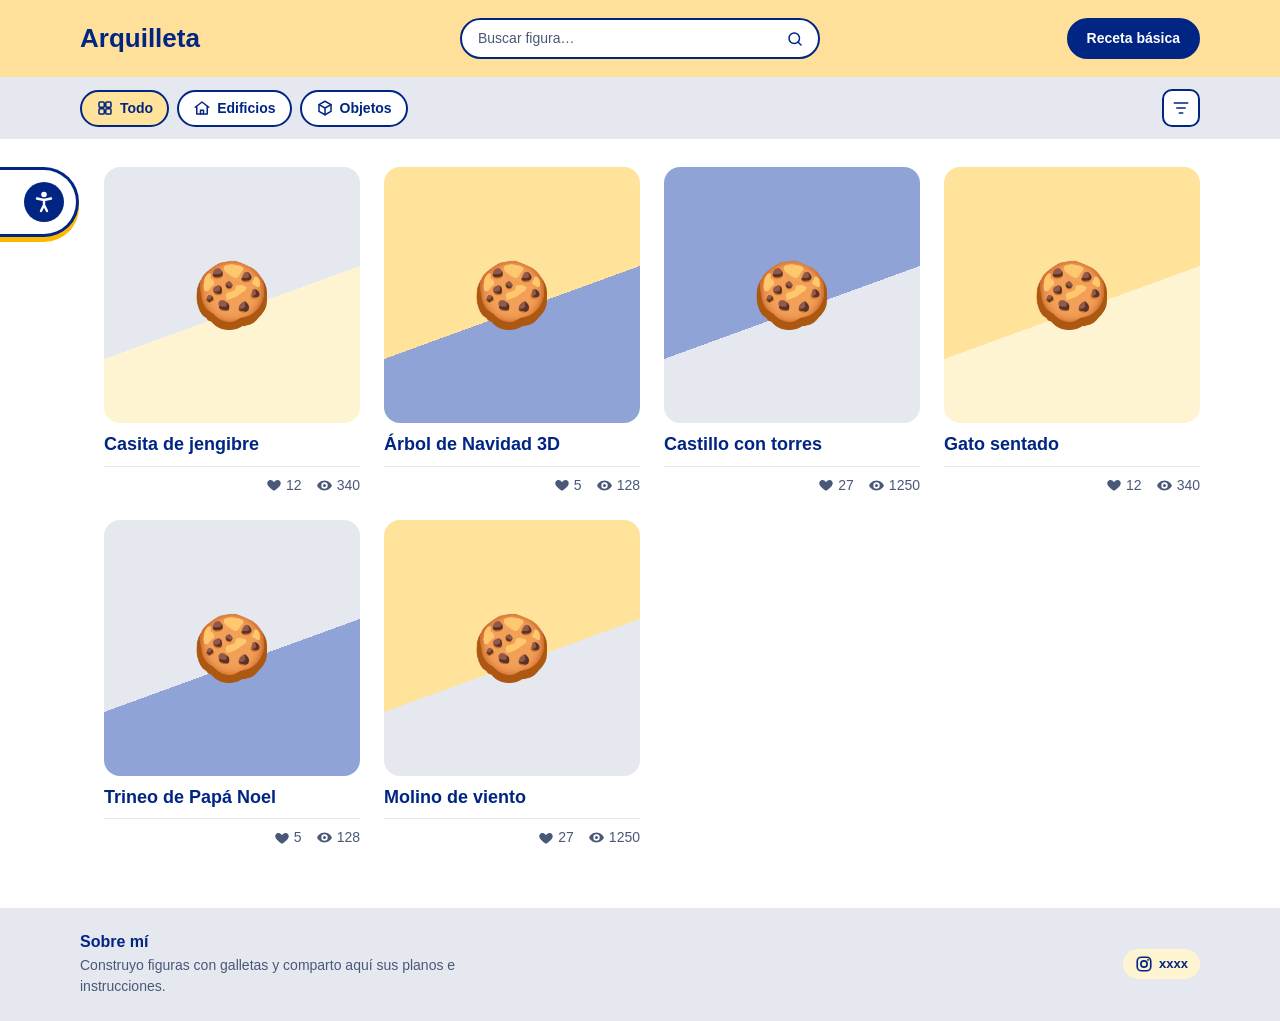
<file: index.html>
<!doctype html>
<html lang="es">
<head>
  <meta charset="utf-8">
  <meta name="viewport" content="width=device-width, initial-scale=1">
  <title>Arquilleta</title>
  <meta name="description" content="Planos e instrucciones para construir figuras con galletas.">
  <link rel="stylesheet" href="estilos.css">
</head>
<body>

  <!-- Menú superior: título · búsqueda · receta básica -->
  <header class="topbar">
    <div class="wrap top">
      <a class="brand" href="main.html">Arquilleta</a>

      <form class="search" role="search" onsubmit="return false">
        <input id="buscar" type="search" placeholder="Buscar figura…" aria-label="Buscar figura">
        <button type="submit" aria-label="Buscar">
          <svg viewBox="0 0 24 24" width="18" height="18" fill="none" stroke="currentColor" stroke-width="2" stroke-linecap="round"><circle cx="11" cy="11" r="7"/><path d="m20 20-4-4"/></svg>
        </button>
      </form>

      <button class="btn" type="button" id="abrir-receta" aria-haspopup="dialog">Receta básica</button>
    </div>
  </header>

  <!-- Menú inferior: filtros por categoría · filtro de búsqueda -->
  <nav class="filterbar" aria-label="Filtrar por categoría">
    <div class="wrap filters">
      <div class="chips" id="chips"></div>
      <button class="icon-btn" type="button" aria-label="Filtrar búsqueda" title="Filtrar búsqueda">
        <svg viewBox="0 0 24 24" width="20" height="20" fill="none" stroke="currentColor" stroke-width="2" stroke-linecap="round"><path d="M4 6h16M7 12h10M10 18h4"/></svg>
      </button>
    </div>
  </nav>
 
  <!-- Centro: botón de accesibilidad · cuadrícula -->
  <div class="wrap layout">
    <aside class="side">
      <button class="tab" type="button" id="abrir-a11y" aria-label="Accesibilidad" aria-expanded="false" aria-controls="a11y">
        <span class="tab-ico" aria-hidden="true">
          <svg viewBox="0 0 24 24" width="24" height="24" fill="none" stroke="currentColor" stroke-width="2.4" stroke-linecap="round" stroke-linejoin="round"><circle cx="12" cy="4.5" r="1.6" fill="currentColor"/><path d="M5 8.5l7 1.5 7-1.5M12 10v5M12 15l-3 6M12 15l3 6"/></svg>
        </span>
      </button>

      <!-- Ventana de accesibilidad -->
      <dialog class="a11y" id="a11y" aria-labelledby="a11y-titulo">
        <div class="a11y-head">
          <h2 id="a11y-titulo">Opciones de accesibilidad</h2>
          <button class="cerrar" type="button" id="cerrar-a11y" aria-label="Cerrar opciones de accesibilidad">
            <svg viewBox="0 0 24 24" width="20" height="20" fill="none" stroke="currentColor" stroke-width="2.6" stroke-linecap="round"><path d="M6 6l12 12M18 6 6 18"/></svg>
          </button>
        </div>
        <p class="a11y-estado" id="a11y-estado" aria-live="polite">Tamaño del texto: 100%</p>

        <div class="a11y-grid">
          <button type="button" class="a11y-btn" id="texto-mas">
            <span class="a11y-ico txt" aria-hidden="true">A+</span>Aumentar texto
          </button>
          <button type="button" class="a11y-btn" id="texto-menos">
            <span class="a11y-ico txt" aria-hidden="true">A−</span>Disminuir texto
          </button>
          <button type="button" class="a11y-btn" data-opt="contraste" aria-pressed="false">
            <svg class="a11y-ico" viewBox="0 0 32 32" aria-hidden="true"><rect x="5" y="5" width="22" height="22" fill="none" stroke="currentColor" stroke-width="2.5"/><path d="M5 27 27 5v22z" fill="currentColor"/></svg>Blanco y negro
          </button>
          <button type="button" class="a11y-btn" data-opt="cursor" aria-pressed="false">
            <svg class="a11y-ico" viewBox="0 0 32 32" aria-hidden="true"><path d="M7 4l18 11-8 2 5 9-4 2-5-9-6 6z" fill="currentColor"/></svg>Cursor grande
          </button>
          <button type="button" class="a11y-btn" data-opt="enlaces" aria-pressed="false">
            <svg class="a11y-ico" viewBox="0 0 32 32" fill="none" stroke="currentColor" stroke-width="2.6" stroke-linecap="round" aria-hidden="true"><path d="M14 18a5 5 0 0 0 7 0l5-5a5 5 0 0 0-7-7l-1.5 1.5"/><path d="M18 14a5 5 0 0 0-7 0l-5 5a5 5 0 0 0 7 7l1.5-1.5"/></svg>Resaltar enlaces y botones
          </button>
          <button type="button" class="a11y-btn" data-opt="espaciado" aria-pressed="false">
            <svg class="a11y-ico" viewBox="0 0 32 32" fill="none" stroke="currentColor" stroke-width="2.6" stroke-linecap="round" stroke-linejoin="round" aria-hidden="true"><path d="M16 4v24M11 9l5-5 5 5M11 23l5 5 5-5"/></svg>Más espacio entre líneas
          </button>
          <button type="button" class="a11y-btn" id="a11y-reset">
            <svg class="a11y-ico" viewBox="0 0 32 32" fill="none" stroke="currentColor" stroke-width="2.6" stroke-linecap="round" stroke-linejoin="round" aria-hidden="true"><path d="M26 16a10 10 0 1 1-3-7.1"/><path d="M24 4v6h-6"/></svg>Restablecer
          </button>
        </div>
      </dialog>
    </aside>

    <main class="grid" id="grid"></main>
  </div>

  <!-- Barra inferior: sobre mí · redes sociales -->
  <footer>
    <div class="wrap bottom">
      <div class="about" id="sobre">
        <h2>Sobre mí</h2>
        <p>Construyo figuras con galletas y comparto aquí sus planos e instrucciones.</p>
      </div>
      <ul class="social" aria-label="Redes sociales">
        <li>
          <span>
            <svg viewBox="0 0 24 24" width="18" height="18" fill="none" stroke="currentColor" stroke-width="2.2" role="img" aria-label="Instagram"><rect x="3" y="3" width="18" height="18" rx="5.5"/><circle cx="12" cy="12" r="4.2"/><circle cx="17.4" cy="6.6" r="1.2" fill="currentColor" stroke="none"/></svg>
            xxxx
          </span>
        </li>
      </ul>
    </div>
  </footer>

  <!-- Ventana con la receta básica -->
  <dialog class="receta" id="receta" aria-labelledby="receta-titulo">
    <div class="receta-head">
      <h2 id="receta-titulo">Receta básica</h2>
      <form method="dialog">
        <button class="cerrar" aria-label="Cerrar receta">
          <svg viewBox="0 0 24 24" width="22" height="22" fill="none" stroke="currentColor" stroke-width="2.4" stroke-linecap="round"><path d="M6 6l12 12M18 6 6 18"/></svg>
        </button>
      </form>
    </div>

    <div class="receta-body">
      <section>
        <h3>Galletas para construir</h3>
        <p class="nota">Masa firme que no se deforma en el horno, ideal para piezas que tienen que encajar.</p>
        <h4>Ingredientes</h4>
        <ul>
          <li>500 g de harina de trigo</li>
          <li>250 g de mantequilla fría en cubos</li>
          <li>200 g de azúcar glas</li>
          <li>1 huevo grande</li>
          <li>1 cucharadita de extracto de vainilla</li>
          <li>1 pizca de sal</li>
        </ul>
        <h4>Pasos</h4>
        <ol>
          <li>Mezcla la harina, el azúcar glas y la sal.</li>
          <li>Añade la mantequilla y frota con los dedos hasta que parezca arena.</li>
          <li>Incorpora el huevo y la vainilla y amasa lo justo hasta formar una bola.</li>
          <li>Estira la masa entre dos papeles de horno a 5 mm de grosor y refrigera 30 min.</li>
          <li>Corta las piezas con las plantillas y vuelve a enfriarlas 10 min en la bandeja.</li>
          <li>Hornea a 170 °C durante 12–15 min, hasta que los bordes estén apenas dorados.</li>
          <li>Si alguna pieza ha crecido, recórtala con la plantilla nada más sacarla, en caliente.</li>
          <li>Deja enfriar del todo antes de montar.</li>
        </ol>
      </section>

      <section>
        <h3>Merengue para pegar</h3>
        <p class="nota">Glasa real: se seca dura como pegamento y sujeta las paredes.</p>
        <h4>Ingredientes</h4>
        <ul>
          <li>1 clara de huevo (unos 30 g)</li>
          <li>250 g de azúcar glas tamizado</li>
          <li>Unas gotas de zumo de limón</li>
        </ul>
        <h4>Pasos</h4>
        <ol>
          <li>Bate la clara con el limón hasta que haga espuma.</li>
          <li>Añade el azúcar glas poco a poco sin dejar de batir.</li>
          <li>Sigue batiendo 4–5 min hasta que forme picos firmes que no se caigan.</li>
          <li>Ponlo en una manga pastelera con boquilla fina y tápalo con un paño húmedo: se seca rápido.</li>
          <li>Aplica un cordón en los bordes, une las piezas y sujétalas unos minutos.</li>
          <li>Deja secar al menos 1–2 horas antes de poner el tejado o mover la figura.</li>
        </ol>
      </section>
    </div>
  </dialog>

  <script src="figuras.js"></script>
  <script>
    const grid = document.getElementById("grid");
    const chips = document.getElementById("chips");
    const buscar = document.getElementById("buscar");
    const CATEGORIAS = ["Todo", "Edificios", "Objetos"];
    let categoria = "Todo";

    // Icono de cada filtro (trazos SVG de 24x24)
    const ICONOS = {
      "Todo": '<rect x="4" y="4" width="7" height="7" rx="1.5"/><rect x="13" y="4" width="7" height="7" rx="1.5"/><rect x="4" y="13" width="7" height="7" rx="1.5"/><rect x="13" y="13" width="7" height="7" rx="1.5"/>',
      "Edificios": '<path d="M3 11l9-7 9 7"/><path d="M5 10v10h14V10"/><path d="M10 20v-5h4v5"/>',
      "Objetos": '<path d="M12 3l8 4.5v9L12 21l-8-4.5v-9z"/><path d="M4 7.5l8 4.5 8-4.5M12 12v9"/>'
    };
    const icono = c => `<svg viewBox="0 0 24 24" width="18" height="18" fill="none" stroke="currentColor" stroke-width="2" stroke-linecap="round" stroke-linejoin="round" aria-hidden="true">${ICONOS[c]}</svg>`;

    const figuras = [...FIGURAS].sort((a, b) => (b.fecha || "").localeCompare(a.fecha || ""));

    function esc(s) {
      return String(s ?? "").replace(/[&<>"']/g, c => ({ "&": "&amp;", "<": "&lt;", ">": "&gt;", '"': "&quot;", "'": "&#39;" }[c]));
    }

    // Me gustas y visualizaciones, abajo a la derecha de cada tarjeta
    const numero = n => (n || 0).toLocaleString("es-ES");
    function stats(f) {
      return `<div class="stats">
        <span aria-label="${numero(f.megusta)} me gusta">
          <svg viewBox="0 0 24 24" width="16" height="16" fill="currentColor" aria-hidden="true"><path d="M12 21s-7.5-4.6-9.6-9.2C.9 8.4 3 4.5 6.7 4.5c2.1 0 3.6 1.1 4.3 2.4.4.7 1.6.7 2 0 .7-1.3 2.2-2.4 4.3-2.4 3.7 0 5.8 3.9 4.3 7.3C19.5 16.4 12 21 12 21z"/></svg>
          ${numero(f.megusta)}
        </span>
        <span aria-label="${numero(f.vistas)} visualizaciones">
          <svg viewBox="0 0 24 24" width="17" height="17" fill="currentColor" aria-hidden="true"><path fill-rule="evenodd" d="M12 5C6.5 5 2.7 9.1 1.5 12c1.2 2.9 5 7 10.5 7s9.3-4.1 10.5-7C21.3 9.1 17.5 5 12 5zm0 11.5a4.5 4.5 0 1 1 0-9 4.5 4.5 0 0 1 0 9zm0-2.3a2.2 2.2 0 1 0 0-4.4 2.2 2.2 0 0 0 0 4.4z"/></svg>
          ${numero(f.vistas)}
        </span>
      </div>`;
    }

    function pintarFiltros() {
      chips.innerHTML = CATEGORIAS.map(c =>
        `<button class="chip${c === categoria ? " on" : ""}" data-cat="${c}">${icono(c)}${c}</button>`).join("");
      chips.querySelectorAll(".chip").forEach(b => b.onclick = () => {
        categoria = b.dataset.cat;
        pintarFiltros();
        pintar();
      });
    }

    function pintar() {
      const q = buscar.value.trim().toLowerCase();
      const lista = figuras.filter(f =>
        (categoria === "Todo" || f.categoria === categoria) &&
        (!q || f.titulo.toLowerCase().includes(q))
      );
      if (!lista.length) { grid.innerHTML = `<p class="empty">No hay figuras que coincidan.</p>`; return; }
      grid.innerHTML = lista.map(f => `
        <a class="card" href="${esc(f.enlace)}" target="_blank" rel="noopener">
          <div class="thumb">
            ${f.imagen
              ? `<img src="${esc(f.imagen)}" alt="${esc(f.titulo)}" loading="lazy">`
              : `<div class="placeholder" aria-hidden="true">🍪</div>`}
            <span class="acceder" aria-hidden="true">Acceder</span>
          </div>
          <h3>${esc(f.titulo)}</h3>
          ${stats(f)}
        </a>`).join("");
    }

    // Receta básica: abrir el diálogo y cerrarlo también al pulsar fuera
    const receta = document.getElementById("receta");
    document.getElementById("abrir-receta").onclick = () => receta.showModal();
    receta.addEventListener("click", e => { if (e.target === receta) receta.close(); });

    // ---------- Ventana de accesibilidad ----------
    // Cada opción pone una clase en <html> (a11y-contraste, a11y-cursor…) y se guarda en el navegador.
    const panel = document.getElementById("a11y");
    const tabA11y = document.getElementById("abrir-a11y");
    const estado = document.getElementById("a11y-estado");
    const OPCIONES = ["contraste", "cursor", "enlaces", "espaciado"];
    const ZOOM = { "-1": 0.9, "0": 1, "1": 1.15, "2": 1.3, "3": 1.5 };   // niveles de tamaño de texto
    let ajustes = { texto: 0 };
    try { ajustes = { texto: 0, ...JSON.parse(localStorage.getItem("a11y") || "{}") }; } catch (e) {}
    if (!(ajustes.texto in ZOOM)) ajustes.texto = 0;

    function aplicarAjustes() {
      const html = document.documentElement;
      const z = ZOOM[ajustes.texto];
      document.body.style.zoom = z === 1 ? "" : z;
      estado.textContent = `Tamaño del texto: ${Math.round(z * 100)}%`;
      document.getElementById("texto-mas").disabled = ajustes.texto >= 3;
      document.getElementById("texto-menos").disabled = ajustes.texto <= -1;
      OPCIONES.forEach(o => {
        html.classList.toggle(`a11y-${o}`, !!ajustes[o]);
        panel.querySelector(`[data-opt="${o}"]`).setAttribute("aria-pressed", String(!!ajustes[o]));
      });
      try { localStorage.setItem("a11y", JSON.stringify(ajustes)); } catch (e) {}
    }

    // Se abre como ventana modal (igual que la receta): Escape y clic fuera la cierran
    tabA11y.onclick = () => {
      panel.showModal();
      tabA11y.setAttribute("aria-expanded", "true");
    };
    document.getElementById("cerrar-a11y").onclick = () => panel.close();
    panel.addEventListener("click", e => { if (e.target === panel) panel.close(); });
    panel.addEventListener("close", () => tabA11y.setAttribute("aria-expanded", "false"));
    document.getElementById("texto-mas").onclick = () => { ajustes.texto++; aplicarAjustes(); };
    document.getElementById("texto-menos").onclick = () => { ajustes.texto--; aplicarAjustes(); };
    panel.querySelectorAll("[data-opt]").forEach(b => b.onclick = () => { ajustes[b.dataset.opt] = !ajustes[b.dataset.opt]; aplicarAjustes(); });
    document.getElementById("a11y-reset").onclick = () => { ajustes = { texto: 0 }; aplicarAjustes(); };
    aplicarAjustes();

    buscar.oninput = pintar;
    pintarFiltros();
    pintar();
  </script>
</body>
</html>
</file>
<file: estilos.css>
:root {
  /* Paleta */
  --mostaza: #ffb800;
  --azul: #002583;
  --gris: #e5e8ef;
  --blanco: #ffffff;
  /* Tonos claros, solo decorativos (tarjetas sin foto) */
  --mostaza-claro: #ffe39a;
  --mostaza-pastel: #fff4d1;
  --mostaza-menu: #ffe09a;   /* fondo del menú superior */
  --azul-claro: #8fa3d6;

  /* Contraste (AA: ≥ 4.5 en texto):
     azul / blanco 13.2 · azul / gris 10.8 · azul / mostaza-menu 10.3 (menú superior)
     blanco / azul 13.2 · --muted / blanco 7.1 · --muted / gris 5.8
     Reglas: NUNCA texto mostaza sobre fondo azul.
             La mostaza no se usa como texto ni como borde (1.7 sobre blanco). */
  --bg: var(--blanco);
  --text: var(--azul);
  --muted: #4a5878;
}
* { box-sizing: border-box; margin: 0; padding: 0; }
body {
  background: var(--bg);
  color: var(--text);
  font: 16px/1.5 Helvetica, "Helvetica Neue", Arial, sans-serif;
  min-height: 100vh; display: flex; flex-direction: column;
}
a { color: inherit; text-decoration: none; }
button { font: inherit; color: inherit; cursor: pointer; }
:focus-visible { outline: 3px solid var(--azul); outline-offset: 2px; }
.wrap { max-width: 90%; margin: 0 auto; padding: 0 16px; width: 100%; }

/* ---------- Menú superior ---------- */
.topbar { background: var(--mostaza-menu); }
.top {
  display: grid; grid-template-columns: 1fr minmax(0, 360px) 1fr;
  align-items: center; gap: 16px; padding-top: 18px; padding-bottom: 18px;
}
.brand { font-weight: 700; color: var(--azul); font-size: 26px; line-height: 1.1; justify-self: start; }
.search {
  display: flex; border: 2px solid var(--azul); border-radius: 999px;
  background: var(--blanco); overflow: hidden;
}
.search input {
  flex: 1; min-width: 0; border: 0; background: transparent; color: var(--text);
  padding: 8px 16px; font: inherit; font-size: 14px; outline: none;
}
.search input::placeholder { color: var(--muted); opacity: 1; }
.search button {
  border: 0; background: transparent; padding: 0 14px; color: var(--azul);
  display: grid; place-items: center;
}
.search button:hover { background: var(--gris); }
.btn {
  justify-self: end; background: var(--azul); color: var(--blanco);
  border: 2px solid var(--azul);
  border-radius: 999px; padding: 8px 18px; font-size: 14px; font-weight: 700;
}
.btn:hover { background: var(--blanco); color: var(--azul); }
.topbar :focus-visible, .search:focus-within { outline: 3px solid var(--azul); outline-offset: 2px; }

/* ---------- Menú inferior (filtros) ---------- */
.filterbar { background: var(--gris); }
.filters { display: flex; align-items: center; gap: 8px; padding-top: 12px; padding-bottom: 12px; }
.chips { display: flex; gap: 8px; flex-wrap: wrap; }
.chip {
  display: inline-flex; align-items: center; gap: 6px;
  border: 2px solid var(--azul); background: var(--blanco); color: var(--azul);
  padding: 6px 14px; border-radius: 999px; font-size: 14px; font-weight: 700;
}
.chip:hover { background: var(--mostaza-pastel); }
.chip.on { background: var(--mostaza-claro); }
.icon-btn {
  margin-left: auto; border: 2px solid var(--azul); background: var(--blanco); color: var(--azul);
  width: 38px; height: 38px; border-radius: 10px; display: grid; place-items: center;
}
.icon-btn:hover { background: var(--mostaza-pastel); }
/* Pestaña de accesibilidad: pegada al borde izquierdo, redondeada a la derecha */
.tab {
  display: inline-flex; align-items: center; gap: 14px;
  padding: 12px 12px 12px 28px;
  background: var(--blanco); color: var(--azul); font-size: 19px; font-weight: 700;
  border: 3px solid var(--azul); border-left: 0;
  border-radius: 0 999px 999px 0;
  box-shadow: 0 5px 0 var(--mostaza);
}
.tab:hover { background: var(--gris); }
.tab:active { transform: translateY(2px); box-shadow: 0 2px 0 var(--mostaza); }
.tab-ico {
  width: 40px; height: 40px; border-radius: 50%; flex: none;
  background: var(--azul); color: var(--blanco);
  display: grid; place-items: center;
}

/* ---------- Centro ---------- */
.layout {
  flex: 1; display: grid; grid-template-columns: auto 1fr; gap: 24px;
  padding-top: 28px; padding-bottom: 60px;
}
/* El margen negativo saca la pestaña del 90% central hasta el borde de la pantalla */
.side { position: sticky; top: 20px; align-self: start; margin-left: calc(-5vw - 20px); }
.grid {
  display: grid; gap: 24px; align-content: start;
  grid-template-columns: repeat(auto-fill, minmax(220px, 1fr));
}
.card { display: block; }
.thumb {
  position: relative; aspect-ratio: 1 / 1; border-radius: 16px; overflow: hidden;
  background: var(--gris);
}
.thumb img {
  width: 100%; height: 100%; object-fit: cover; display: block;
  transition: transform .3s ease;
}
.card:hover .thumb img, .card:hover .placeholder { transform: scale(1.04); }
/* Velo gris translúcido con "Acceder" al pasar el ratón (o al llegar con el teclado) */
.acceder {
  position: absolute; inset: 0; display: grid; place-items: center;
  background: rgba(42, 46, 56, .7); color: var(--blanco);
  font-size: 20px; font-weight: 700; letter-spacing: .02em;
  opacity: 0; transition: opacity .2s ease;
}
.card:hover .acceder, .card:focus-visible .acceder { opacity: 1; }
.placeholder {
  width: 100%; height: 100%; display: grid; place-items: center;
  font-size: 64px; transition: transform .3s ease;
  --c1: var(--gris); --c2: var(--mostaza-pastel);
  background: linear-gradient(160deg, var(--c1) 0 55%, var(--c2) 55%);
}
.card:nth-child(6n+2) .placeholder { --c1: var(--mostaza-claro); --c2: var(--azul-claro); }
.card:nth-child(6n+3) .placeholder { --c1: var(--azul-claro); --c2: var(--gris); }
.card:nth-child(6n+4) .placeholder { --c1: var(--mostaza-claro); --c2: var(--mostaza-pastel); }
.card:nth-child(6n+5) .placeholder { --c1: var(--gris); --c2: var(--azul-claro); }
.card:nth-child(6n+6) .placeholder { --c1: var(--mostaza-claro); --c2: var(--gris); }
.card h3 { font-weight: 700; font-size: 18px; line-height: 1.25; margin-top: 10px; }
.card:hover h3 { text-decoration: underline; text-decoration-color: var(--mostaza); text-decoration-thickness: 3px; text-underline-offset: 3px; }
/* Me gustas y visualizaciones: línea arriba, alineados a la derecha */
.stats {
  display: flex; justify-content: flex-end; gap: 14px;
  margin-top: 10px; padding-top: 8px; border-top: 1px solid var(--gris);
  color: var(--muted); font-size: 14px;
}
.stats span { display: inline-flex; align-items: center; gap: 4px; }
.empty { color: var(--muted); padding: 40px 0; grid-column: 1 / -1; text-align: center; }

/* ---------- Barra inferior ---------- */
footer { background: var(--gris); color: var(--azul); }
.bottom {
  display: flex; justify-content: space-between; align-items: center;
  flex-wrap: wrap; gap: 16px; padding-top: 24px; padding-bottom: 24px;
}
.about { max-width: 420px; }
.about h2 { font-weight: 700; font-size: 16px; line-height: 1.2; margin-bottom: 4px; }
.about p { font-size: 14px; color: var(--muted); }
.social { list-style: none; display: flex; gap: 10px; }
.social span {
  display: inline-flex; align-items: center; gap: 6px;
  background: var(--mostaza-pastel); border-radius: 999px;
  padding: 5px 12px; font-size: 13px; color: var(--azul); font-weight: 700;
}


/* ---------- Ventana de la receta ---------- */
.receta {
  width: min(1200px, calc(100% - 48px)); max-height: calc(100vh - 48px);
  margin: auto; padding: 0; border: 3px solid var(--azul); border-radius: 20px;
  background: var(--blanco); color: var(--azul);
  box-shadow: 0 6px 0 var(--mostaza);
}
.receta::backdrop { background: rgba(0, 37, 131, .45); }
.receta-head {
  position: sticky; top: 0; z-index: 1;
  display: flex; align-items: center; justify-content: space-between; gap: 16px;
  padding: 16px 24px; background: var(--mostaza-menu);
}
.receta-head h2 { font-size: 24px; }
.cerrar {
  width: 40px; height: 40px; border-radius: 50%; display: grid; place-items: center;
  border: 2px solid var(--azul); background: var(--blanco); color: var(--azul);
}
.cerrar:hover { background: var(--azul); color: var(--blanco); }
.receta-body {
  display: grid; grid-template-columns: 1fr 1fr; gap: 0;
  padding: 24px;
}
.receta section { padding: 4px 40px; }
.receta section:first-child { padding-left: 4px; }
.receta section:last-child { padding-right: 4px; }
/* Línea separadora entre las dos recetas */
.receta section + section { border-left: 2px solid var(--azul); }
.receta h3 { font-size: 20px; line-height: 1.2; }
.receta .nota { color: var(--muted); font-size: 14px; margin: 6px 0 14px; }
.receta h4 { font-size: 15px; margin: 14px 0 6px; text-transform: uppercase; letter-spacing: .04em; }
.receta ul, .receta ol { padding-left: 20px; font-size: 15px; }
.receta li { margin-bottom: 6px; }
.receta li::marker { font-weight: 700; }


/* ---------- Ventana de accesibilidad ---------- */
.a11y {
  width: min(860px, calc(100% - 32px)); max-height: calc(100vh - 48px);
  margin: auto; padding: 24px 28px 28px;
  background: var(--blanco); color: var(--azul);
  border: 3px solid var(--azul); border-radius: 20px;
  box-shadow: 0 6px 0 var(--mostaza);
}
.a11y::backdrop { background: rgba(0, 37, 131, .45); }
.a11y-head {
  display: grid; grid-template-columns: 40px 1fr 40px; align-items: center; gap: 12px;
  padding-bottom: 14px; border-bottom: 2px solid var(--gris);
}
.a11y-head h2 { grid-column: 2; text-align: center; font-size: 26px; line-height: 1.2; }
.a11y-head .cerrar { grid-column: 3; }
.a11y-estado { text-align: center; color: var(--muted); font-size: 15px; margin: 12px 0 18px; }
.a11y-grid { display: grid; grid-template-columns: repeat(3, 1fr); gap: 16px; }
.a11y-btn {
  min-height: 130px; padding: 16px 12px;
  display: flex; flex-direction: column; align-items: center; justify-content: center; gap: 12px;
  background: var(--blanco); color: var(--azul);
  border: 2px solid var(--azul); border-radius: 16px; box-shadow: 0 4px 0 var(--mostaza);
  font-size: 17px; font-weight: 700; line-height: 1.25; text-align: center;
}
.a11y-btn:hover { background: var(--mostaza-pastel); }
.a11y-btn:active { transform: translateY(2px); box-shadow: 0 2px 0 var(--mostaza); }
/* Opción activada: fondo azul y texto blanco */
.a11y-btn[aria-pressed="true"] { background: var(--azul); color: var(--blanco); }
.a11y-btn:disabled { opacity: .45; cursor: not-allowed; box-shadow: none; }
.a11y-ico { width: 36px; height: 36px; flex: none; }
.a11y-ico.txt { width: auto; height: auto; font-size: 30px; line-height: 1; font-weight: 800; }

/* ---------- Ajustes que aplica el panel (clases en <html>) ---------- */
html.a11y-contraste {
  --azul: #000000; --muted: #000000; --gris: #ffffff;
  --mostaza-menu: #ffffff; --mostaza-pastel: #ffffff; --mostaza-claro: #ffffff;
}
html.a11y-contraste .topbar, html.a11y-contraste .filterbar { border-bottom: 3px solid #000; }
html.a11y-contraste footer { border-top: 3px solid #000; }
html.a11y-contraste .chip.on { background: #000; color: #fff; }
html.a11y-contraste img { filter: grayscale(1) contrast(1.15); }
html.a11y-contraste .a11y-btn[aria-pressed="true"] { background: #000; color: #fff; }
/* Cursor grande: flecha negra con borde blanco de 40px */
html.a11y-cursor, html.a11y-cursor * {
  cursor: url("data:image/svg+xml,%3Csvg xmlns=%27http://www.w3.org/2000/svg%27 width=%2740%27 height=%2740%27 viewBox=%270 0 32 32%27%3E%3Cpath d=%27M5 3l20 12-9 2 5 10-4 2-5-10-7 7z%27 fill=%27black%27 stroke=%27white%27 stroke-width=%272%27 stroke-linejoin=%27round%27/%3E%3C/svg%3E") 4 3, auto !important;
}
html.a11y-contraste .stats { border-top-color: #000; }
html.a11y-espaciado body * { line-height: 1.8 !important; letter-spacing: .12em !important; word-spacing: .16em !important; }
html.a11y-enlaces a, html.a11y-enlaces button { text-decoration: underline !important; text-underline-offset: 3px; }
html.a11y-enlaces a:not(.card), html.a11y-enlaces button { box-shadow: 0 0 0 3px var(--mostaza) !important; }
html.a11y-enlaces .card .thumb { outline: 3px solid var(--mostaza); outline-offset: 3px; }

@media (max-width: 700px) {
  .top { grid-template-columns: 1fr auto; }
  .search { grid-column: 1 / -1; grid-row: 2; }
  .layout { grid-template-columns: 1fr; }
  .side { position: relative; }
  .grid { grid-template-columns: repeat(2, 1fr); gap: 14px; }
  .card h3 { font-size: 15px; }
  .a11y-grid { grid-template-columns: repeat(2, 1fr); gap: 12px; }
  .a11y-btn { min-height: 110px; font-size: 15px; }
  .a11y-head h2 { font-size: 20px; }
  /* En el móvil las recetas van una debajo de otra, separadas por una línea horizontal */
  .receta-body { grid-template-columns: 1fr; }
  .receta section { padding: 0; }
  .receta section + section { border-left: 0; border-top: 2px solid var(--azul); margin-top: 24px; padding-top: 24px; }
}
</file>
